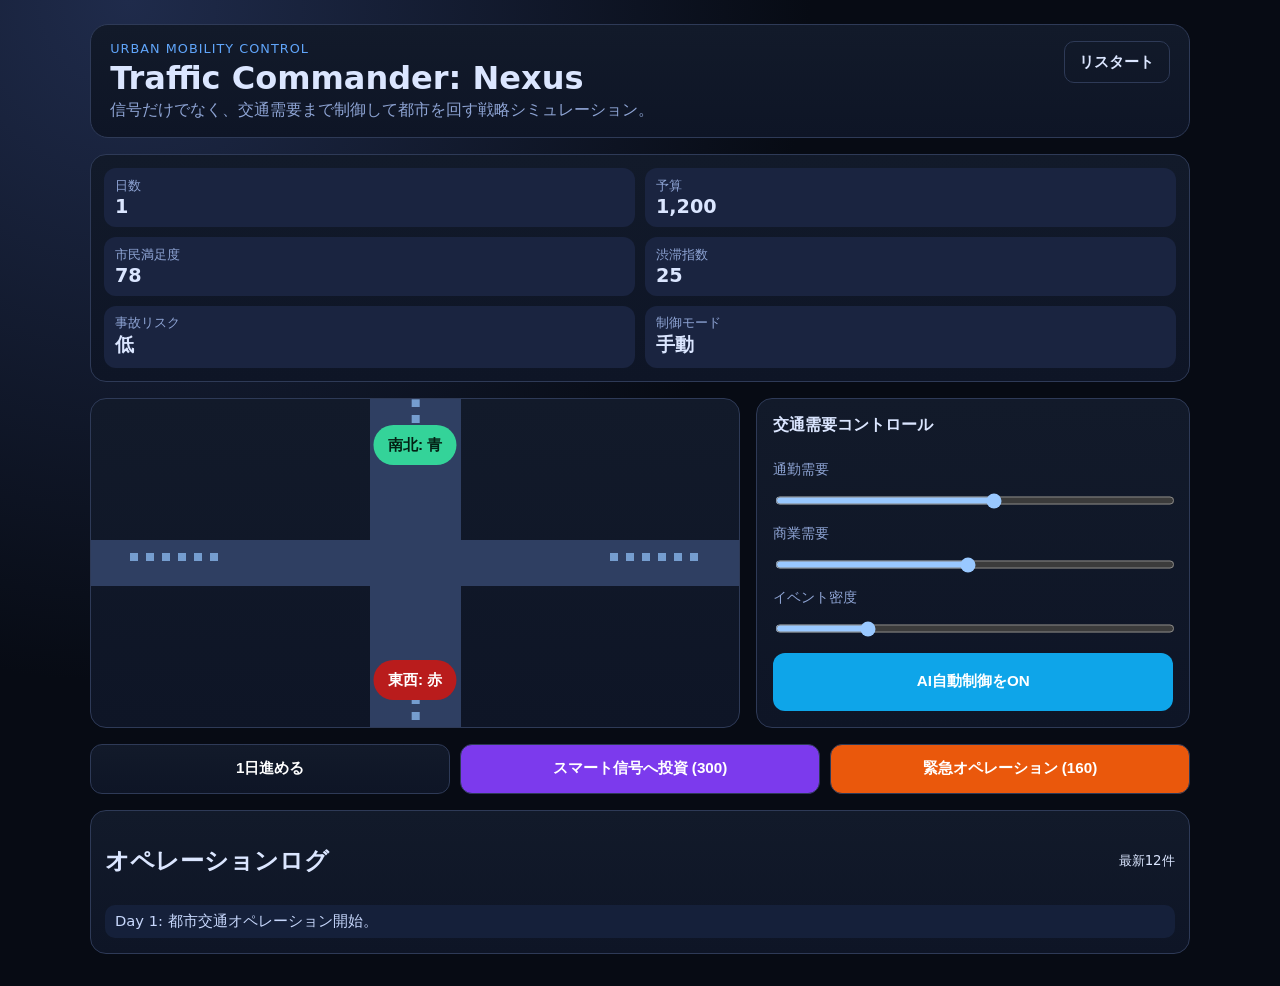
<file: index.html>
<!doctype html>
<html lang="ja">
<head>
  <meta charset="UTF-8" />
  <meta name="viewport" content="width=device-width, initial-scale=1" />
  <title>Traffic Commander: Nexus</title>
  <link rel="stylesheet" href="style.css" />
</head>
<body>
  <main class="app">
    <header class="hero">
      <div>
        <p class="eyebrow">Urban Mobility Control</p>
        <h1>Traffic Commander: Nexus</h1>
        <p class="sub">信号だけでなく、交通需要まで制御して都市を回す戦略シミュレーション。</p>
      </div>
      <button id="resetBtn" class="ghost">リスタート</button>
    </header>

    <section class="stats" aria-label="都市ステータス">
      <article><span>日数</span><strong id="day">1</strong></article>
      <article><span>予算</span><strong id="money">1200</strong></article>
      <article><span>市民満足度</span><strong id="satisfaction">78</strong></article>
      <article><span>渋滞指数</span><strong id="congestion">25</strong></article>
      <article><span>事故リスク</span><strong id="risk">低</strong></article>
      <article><span>制御モード</span><strong id="mode">手動</strong></article>
    </section>

    <section class="board">
      <div class="intersection-wrap" aria-label="交差点ビュー">
        <div class="road horizontal"></div>
        <div class="road vertical"></div>
        <div class="cars north"></div><div class="cars south"></div>
        <div class="cars east"></div><div class="cars west"></div>
        <button class="signal ns active" id="nsBtn">南北: 青</button>
        <button class="signal ew" id="ewBtn">東西: 赤</button>
      </div>

      <aside class="panel">
        <h2>交通需要コントロール</h2>
        <label>通勤需要 <input id="commute" type="range" min="0" max="100" value="55" /></label>
        <label>商業需要 <input id="commerce" type="range" min="0" max="100" value="48" /></label>
        <label>イベント密度 <input id="eventLoad" type="range" min="0" max="100" value="22" /></label>
        <button id="autoBtn">AI自動制御をON</button>
      </aside>
    </section>

    <section class="controls">
      <button id="tickBtn">1日進める</button>
      <button id="upgradeBtn">スマート信号へ投資 (300)</button>
      <button id="eventBtn">緊急オペレーション (160)</button>
    </section>

    <section class="log">
      <div class="log-head">
        <h2>オペレーションログ</h2>
        <small>最新12件</small>
      </div>
      <ul id="logList"></ul>
    </section>
  </main>

  <script src="app.js"></script>
</body>
</html>
</file>
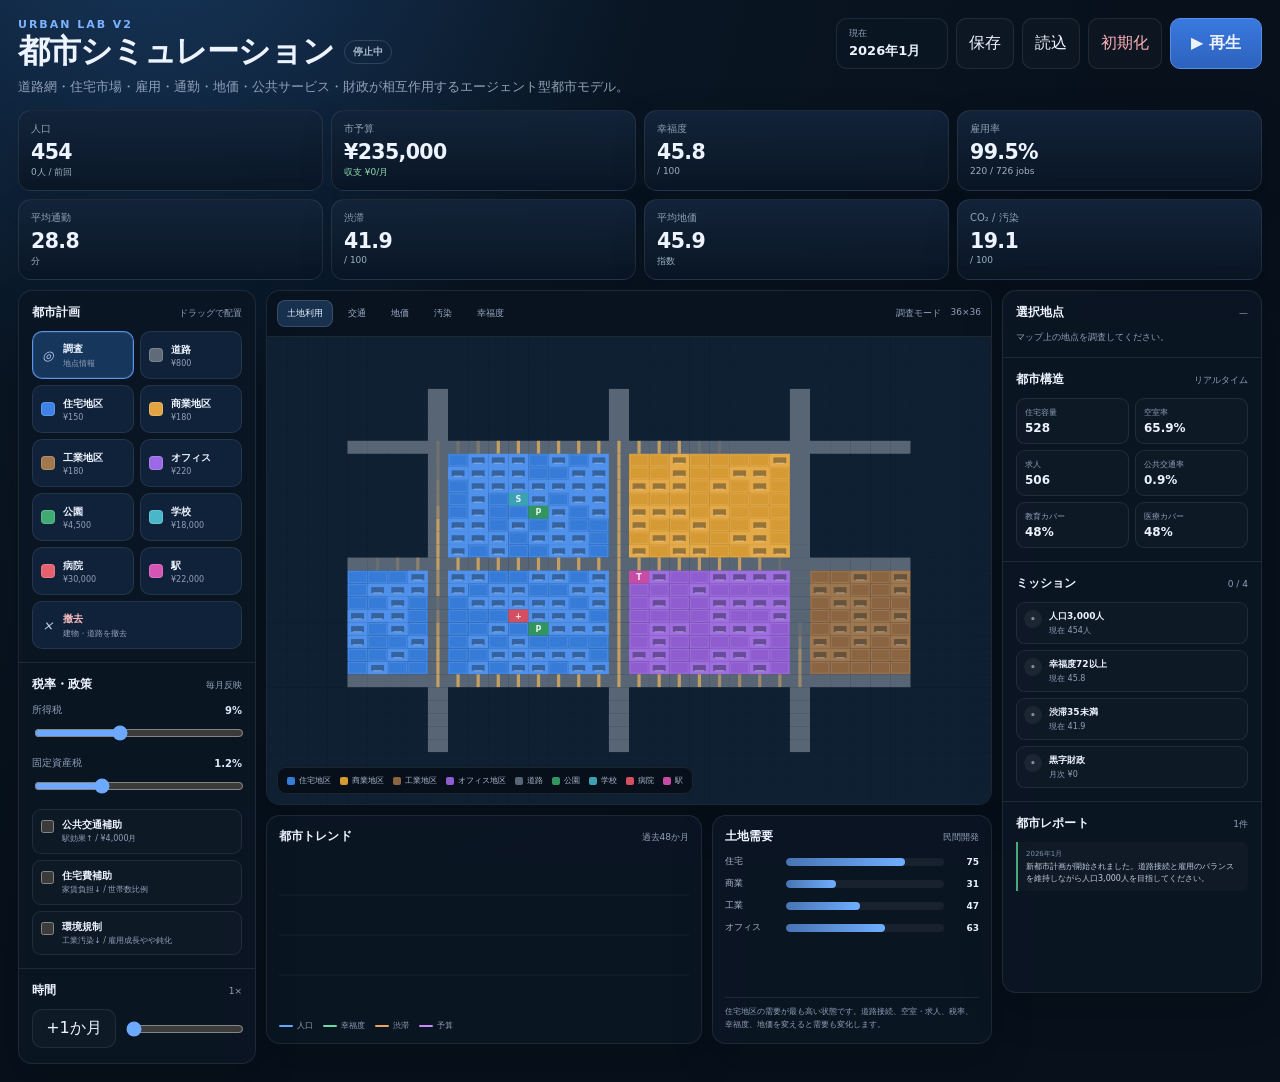
<file: urban-sim/index.html>
<!doctype html>
<html lang="ja">
<head>
  <meta charset="utf-8" />
  <meta name="viewport" content="width=device-width,initial-scale=1" />
  <meta name="theme-color" content="#09101b" />
  <title>Urban Lab V2 — 都市シミュレーション</title>
  <link rel="stylesheet" href="./style.css" />
</head>
<body>
  <main class="app-shell">
    <header class="topbar">
      <div class="brand-block">
        <p class="eyebrow">URBAN LAB V2</p>
        <div class="title-row">
          <h1>都市シミュレーション</h1>
          <span class="sim-badge" id="simBadge">停止中</span>
        </div>
        <p class="subtitle">道路網・住宅市場・雇用・通勤・地価・公共サービス・財政が相互作用するエージェント型都市モデル。</p>
      </div>
      <div class="top-actions">
        <div class="date-box"><span>現在</span><strong id="dateStat">2026年1月</strong></div>
        <button id="saveBtn" class="button ghost" type="button">保存</button>
        <button id="loadBtn" class="button ghost" type="button">読込</button>
        <button id="resetBtn" class="button ghost danger-outline" type="button">初期化</button>
        <button id="playBtn" class="button primary" type="button">▶ 再生</button>
      </div>
    </header>

    <section class="headline-kpis" aria-label="都市主要指標">
      <article class="headline-card"><span>人口</span><strong id="populationStat">0</strong><small id="populationDelta">—</small></article>
      <article class="headline-card"><span>市予算</span><strong id="budgetStat">¥0</strong><small id="balanceStat">収支 ¥0/月</small></article>
      <article class="headline-card"><span>幸福度</span><strong id="happinessStat">0</strong><small>/ 100</small></article>
      <article class="headline-card"><span>雇用率</span><strong id="employmentStat">0%</strong><small id="jobsStat">0 jobs</small></article>
      <article class="headline-card"><span>平均通勤</span><strong id="commuteStat">0</strong><small>分</small></article>
      <article class="headline-card"><span>渋滞</span><strong id="trafficStat">0</strong><small>/ 100</small></article>
      <article class="headline-card"><span>平均地価</span><strong id="landValueStat">0</strong><small>指数</small></article>
      <article class="headline-card"><span>CO₂ / 汚染</span><strong id="pollutionStat">0</strong><small>/ 100</small></article>
    </section>

    <section class="workspace">
      <aside class="panel left-panel">
        <div class="panel-section">
          <div class="section-heading"><h2>都市計画</h2><span id="toolHint">ドラッグで配置</span></div>
          <div id="toolPalette" class="tool-grid" role="group" aria-label="都市計画ツール">
            <button class="tool active" data-tool="inspect" type="button"><i class="tool-icon inspect">◎</i><span><b>調査</b><small>地点情報</small></span></button>
            <button class="tool" data-tool="road" type="button"><i class="swatch road"></i><span><b>道路</b><small>¥800</small></span></button>
            <button class="tool" data-tool="residential" type="button"><i class="swatch residential"></i><span><b>住宅地区</b><small>¥150</small></span></button>
            <button class="tool" data-tool="commercial" type="button"><i class="swatch commercial"></i><span><b>商業地区</b><small>¥180</small></span></button>
            <button class="tool" data-tool="industrial" type="button"><i class="swatch industrial"></i><span><b>工業地区</b><small>¥180</small></span></button>
            <button class="tool" data-tool="office" type="button"><i class="swatch office"></i><span><b>オフィス</b><small>¥220</small></span></button>
            <button class="tool" data-tool="park" type="button"><i class="swatch park"></i><span><b>公園</b><small>¥4,500</small></span></button>
            <button class="tool" data-tool="school" type="button"><i class="swatch school"></i><span><b>学校</b><small>¥18,000</small></span></button>
            <button class="tool" data-tool="hospital" type="button"><i class="swatch hospital"></i><span><b>病院</b><small>¥30,000</small></span></button>
            <button class="tool" data-tool="station" type="button"><i class="swatch station"></i><span><b>駅</b><small>¥22,000</small></span></button>
            <button class="tool tool-wide danger" data-tool="bulldoze" type="button"><i class="tool-icon">×</i><span><b>撤去</b><small>建物・道路を撤去</small></span></button>
          </div>
        </div>

        <div class="panel-section">
          <div class="section-heading"><h2>税率・政策</h2><span>毎月反映</span></div>
          <label class="slider-label" for="incomeTax"><span>所得税</span><b id="incomeTaxLabel">9%</b></label>
          <input id="incomeTax" type="range" min="3" max="18" value="9" step="1" />
          <label class="slider-label" for="propertyTax"><span>固定資産税</span><b id="propertyTaxLabel">1.2%</b></label>
          <input id="propertyTax" type="range" min="0.4" max="3" value="1.2" step="0.1" />
          <div class="policy-list">
            <label class="policy"><input id="policyTransit" type="checkbox" /><span><b>公共交通補助</b><small>駅効果↑ / ¥4,000月</small></span></label>
            <label class="policy"><input id="policyAffordable" type="checkbox" /><span><b>住宅費補助</b><small>家賃負担↓ / 世帯数比例</small></span></label>
            <label class="policy"><input id="policyGreen" type="checkbox" /><span><b>環境規制</b><small>工業汚染↓ / 雇用成長やや鈍化</small></span></label>
          </div>
        </div>

        <div class="panel-section compact-section">
          <div class="section-heading"><h2>時間</h2><span id="speedLabel">1×</span></div>
          <div class="time-controls">
            <button id="stepBtn" class="button ghost" type="button">+1か月</button>
            <input id="speedRange" type="range" min="1" max="8" value="1" step="1" />
          </div>
        </div>
      </aside>

      <section class="center-column">
        <section class="map-panel">
          <div class="map-toolbar">
            <div class="layer-tabs" id="layerTabs">
              <button class="layer active" data-layer="landuse">土地利用</button>
              <button class="layer" data-layer="traffic">交通</button>
              <button class="layer" data-layer="value">地価</button>
              <button class="layer" data-layer="pollution">汚染</button>
              <button class="layer" data-layer="happiness">幸福度</button>
            </div>
            <div class="map-meta"><span id="brushState">調査モード</span><span id="zoomState">36×36</span></div>
          </div>
          <div class="canvas-wrap">
            <canvas id="cityCanvas" aria-label="都市マップ"></canvas>
            <div id="tooltip" class="tooltip" hidden></div>
            <div id="mapLegend" class="map-legend"></div>
          </div>
        </section>

        <section class="dashboard-grid">
          <article class="panel chart-card">
            <div class="section-heading"><h2>都市トレンド</h2><span>過去48か月</span></div>
            <canvas id="historyCanvas" aria-label="都市指標推移"></canvas>
            <div class="chart-legend"><span><i class="line-dot pop"></i>人口</span><span><i class="line-dot happy"></i>幸福度</span><span><i class="line-dot traffic"></i>渋滞</span><span><i class="line-dot budget"></i>予算</span></div>
          </article>

          <article class="panel demand-card">
            <div class="section-heading"><h2>土地需要</h2><span>民間開発</span></div>
            <div class="demand-row"><span>住宅</span><div class="demand-track"><i id="demandR"></i></div><b id="demandRLabel">0</b></div>
            <div class="demand-row"><span>商業</span><div class="demand-track"><i id="demandC"></i></div><b id="demandCLabel">0</b></div>
            <div class="demand-row"><span>工業</span><div class="demand-track"><i id="demandI"></i></div><b id="demandILabel">0</b></div>
            <div class="demand-row"><span>オフィス</span><div class="demand-track"><i id="demandO"></i></div><b id="demandOLabel">0</b></div>
            <p class="explain" id="demandExplanation">道路接続・雇用・税率・地価・人口構成から需要を計算します。</p>
          </article>
        </section>
      </section>

      <aside class="panel right-panel">
        <div class="panel-section">
          <div class="section-heading"><h2>選択地点</h2><span id="selectedCoord">—</span></div>
          <div id="cellDetails" class="detail-stack muted">マップ上の地点を調査してください。</div>
        </div>

        <div class="panel-section">
          <div class="section-heading"><h2>都市構造</h2><span>リアルタイム</span></div>
          <div class="mini-stat-grid">
            <div><span>住宅容量</span><b id="housingCapacityStat">0</b></div>
            <div><span>空室率</span><b id="vacancyStat">0%</b></div>
            <div><span>求人</span><b id="vacantJobsStat">0</b></div>
            <div><span>公共交通率</span><b id="transitShareStat">0%</b></div>
            <div><span>教育カバー</span><b id="schoolCoverageStat">0%</b></div>
            <div><span>医療カバー</span><b id="healthCoverageStat">0%</b></div>
          </div>
        </div>

        <div class="panel-section">
          <div class="section-heading"><h2>ミッション</h2><span id="missionScore">0 / 4</span></div>
          <div id="missions" class="mission-list"></div>
        </div>

        <div class="panel-section grow-section">
          <div class="section-heading"><h2>都市レポート</h2><span id="eventCount">0件</span></div>
          <div id="eventLog" class="event-log"></div>
        </div>
      </aside>
    </section>
  </main>

  <script src="./app.js"></script>
</body>
</html>
</file>
<file: style.css>
:root {
  color-scheme: dark;
  --bg: #070b14;
  --panel: #121a2a;
  --panel-2: #1a2440;
  --line: #2e3a57;
  --text: #dbe6ff;
  --muted: #8ea4d4;
  --good: #34d399;
  --warn: #f59e0b;
  --bad: #fb7185;
  --brand: #60a5fa;
}
* { box-sizing: border-box; }
body {
  margin: 0;
  font-family: Inter, "Noto Sans JP", system-ui, sans-serif;
  background: radial-gradient(circle at 10% 0%, #1f2b4b 0%, var(--bg) 45%);
  color: var(--text);
}
.app { width:min(1100px, 100% - 2rem); margin:1.5rem auto 2rem; display:grid; gap:1rem; }
.hero,.stats,.panel,.controls button,.log,.intersection-wrap{ border:1px solid var(--line); background:linear-gradient(180deg,var(--panel),#0e1526); }
.hero{ border-radius:18px; padding:1rem 1.2rem; display:flex; justify-content:space-between; align-items:start; }
.eyebrow{ margin:0; letter-spacing:.08em; text-transform:uppercase; color:var(--brand); font-size:.8rem; }
h1{ margin:.2rem 0; }
.sub{ margin:0; color:var(--muted); }
.ghost{ background:transparent; border:1px solid var(--line); color:var(--text); padding:.6rem .9rem; border-radius:10px; }
.stats{ border-radius:16px; padding:.8rem; display:grid; grid-template-columns:repeat(2,1fr); gap:.6rem; }
.stats article{ background:var(--panel-2); border-radius:12px; padding:.6rem .7rem; }
.stats span{ display:block; color:var(--muted); font-size:.8rem; }
.stats strong{ font-size:1.2rem; }
.board{ display:grid; gap:1rem; grid-template-columns:1.2fr .8fr; }
.intersection-wrap { position: relative; min-height:330px; border-radius:16px; overflow:hidden; }
.road { position: absolute; background: #2f3f62; }
.road.horizontal { top: 43%; left: 0; width: 100%; height: 14%; }
.road.vertical { left: 43%; top: 0; width: 14%; height: 100%; }
.cars{position:absolute; background:repeating-linear-gradient(90deg,#93c5fd 0 8px,transparent 8px 16px); height:8px; opacity:.7;}
.north{left:46.5%; top:6%; width:7%; transform:rotate(90deg)}
.south{left:46.5%; bottom:6%; width:7%; transform:rotate(90deg)}
.east{right:6%; top:47%; width:14%}
.west{left:6%; top:47%; width:14%}
.signal { position: absolute; border: 0; border-radius: 999px; padding: .6rem .9rem; color: #fff; font-weight: 700; background:#b91c1c; }
.signal.ns { top: 8%; left: 50%; transform: translateX(-50%); }
.signal.ew { bottom: 8%; left: 50%; transform: translateX(-50%); }
.signal.active { background: var(--good); color:#042014; }
.panel{ border-radius:16px; padding:1rem; display:grid; gap:.7rem; }
.panel h2{ margin:0 0 .2rem; font-size:1rem; }
label{ display:grid; gap:.25rem; color:var(--muted); font-size:.9rem; }
input[type="range"]{ width:100%; }
.controls { display:grid; gap:.6rem; grid-template-columns:repeat(3,1fr); }
button { padding: .85rem 1rem; border-radius: 12px; border:none; background:#2563eb; color: white; font-size:.95rem; font-weight:600; }
#upgradeBtn { background: #7c3aed; }
#eventBtn { background: #ea580c; }
#autoBtn{ background:#0ea5e9; }
.log{ border-radius:16px; padding:.9rem; }
.log-head{ display:flex; justify-content:space-between; align-items:center; }
.log ul { list-style: none; margin: .5rem 0 0; padding: 0; display: grid; gap: .4rem; font-size: .92rem; }
.log li { background:#15203a; border-radius:10px; padding:.45rem .6rem; color:#c7d7fc; }
@media (max-width: 900px){ .board{ grid-template-columns:1fr; } .controls{ grid-template-columns:1fr; } .stats{ grid-template-columns:repeat(3,1fr);} }
@media (max-width: 560px){ .stats{ grid-template-columns:repeat(2,1fr);} .hero{flex-direction:column; gap:.7rem;} }
</file>
<file: urban-sim/style.css>
:root {
  color-scheme: dark;
  font-family: Inter, ui-sans-serif, system-ui, -apple-system, BlinkMacSystemFont, "Segoe UI", sans-serif;
  background: #07101b;
  color: #edf4ff;
  --bg: #07101b;
  --panel: rgba(11, 22, 36, .94);
  --panel-2: rgba(16, 30, 49, .96);
  --panel-3: rgba(21, 39, 62, .96);
  --line: rgba(255,255,255,.085);
  --line-strong: rgba(255,255,255,.14);
  --muted: #91a1b8;
  --accent: #67a5ff;
  --accent-2: #8fc2ff;
  --green: #66d69a;
  --yellow: #f5c85e;
  --red: #f17178;
}

* { box-sizing: border-box; }
html, body { margin: 0; min-height: 100%; background: radial-gradient(circle at 12% -10%, #17375d 0, #091522 31%, var(--bg) 66%); }
body { min-height: 100vh; }
button, select, input { font: inherit; }
button { color: inherit; }
button:focus-visible, input:focus-visible { outline: 2px solid var(--accent); outline-offset: 2px; }

.app-shell { width: min(1900px, 100%); margin: 0 auto; padding: 18px; }
.topbar { display: flex; align-items: flex-start; justify-content: space-between; gap: 18px; margin-bottom: 14px; }
.brand-block { min-width: 0; }
.eyebrow { margin: 0 0 4px; color: #7db2ff; font-size: 11px; font-weight: 900; letter-spacing: .18em; }
.title-row { display: flex; align-items: center; gap: 10px; }
h1 { margin: 0; font-size: clamp(24px, 2.5vw, 38px); letter-spacing: -.035em; line-height: 1.05; }
.sim-badge { padding: 4px 8px; border: 1px solid var(--line-strong); border-radius: 999px; color: #a8b6c9; font-size: 10px; font-weight: 800; }
.sim-badge.running { color: #7de0a9; border-color: rgba(102,214,154,.35); background: rgba(102,214,154,.09); }
.subtitle { margin: 8px 0 0; max-width: 850px; color: var(--muted); font-size: 13px; line-height: 1.5; }
.top-actions { display: flex; align-items: stretch; gap: 8px; flex-wrap: wrap; justify-content: flex-end; }
.date-box { min-width: 112px; padding: 8px 12px; border: 1px solid var(--line); border-radius: 11px; background: var(--panel); }
.date-box span { display: block; color: var(--muted); font-size: 9px; }
.date-box strong { display: block; margin-top: 2px; font-size: 13px; }

.button { min-height: 38px; padding: 8px 12px; border: 1px solid var(--line); border-radius: 10px; background: #14263e; cursor: pointer; transition: transform .12s ease, border-color .12s ease, background .12s ease; }
.button:hover { border-color: rgba(103,165,255,.55); background: #19304e; }
.button:active { transform: translateY(1px); }
.button.primary { background: linear-gradient(180deg, #3979df, #2d62bd); border-color: #568de9; font-weight: 850; min-width: 92px; }
.button.ghost { background: rgba(255,255,255,.025); }
.button.danger-outline { color: #ffb1b5; }

.headline-kpis { display: grid; grid-template-columns: repeat(8, minmax(0,1fr)); gap: 8px; margin-bottom: 10px; }
.headline-card { min-width: 0; padding: 11px 12px; border: 1px solid var(--line); border-radius: 13px; background: linear-gradient(180deg, rgba(19,36,58,.96), rgba(10,22,37,.94)); box-shadow: 0 10px 35px rgba(0,0,0,.12); }
.headline-card span, .headline-card small { display: block; overflow: hidden; text-overflow: ellipsis; white-space: nowrap; }
.headline-card span { color: var(--muted); font-size: 10px; }
.headline-card strong { display: block; margin: 4px 0 2px; font-size: clamp(17px, 1.6vw, 23px); letter-spacing: -.03em; }
.headline-card small { color: #9fb0c6; font-size: 9px; }

.workspace { display: grid; grid-template-columns: 252px minmax(0,1fr) 286px; gap: 10px; align-items: start; }
.panel, .map-panel { border: 1px solid var(--line); border-radius: 14px; background: var(--panel); overflow: hidden; box-shadow: 0 16px 45px rgba(0,0,0,.14); }
.left-panel, .right-panel { position: sticky; top: 10px; max-height: calc(100vh - 20px); overflow: auto; scrollbar-width: thin; }
.panel-section { padding: 13px; border-bottom: 1px solid var(--line); }
.panel-section:last-child { border-bottom: 0; }
.compact-section { padding-bottom: 15px; }
.section-heading { display: flex; justify-content: space-between; align-items: baseline; gap: 10px; margin-bottom: 10px; }
.section-heading h2 { margin: 0; font-size: 12px; letter-spacing: .01em; }
.section-heading span { color: var(--muted); font-size: 9px; }

.tool-grid { display: grid; grid-template-columns: 1fr 1fr; gap: 6px; }
.tool { display: flex; align-items: center; min-width: 0; min-height: 48px; padding: 7px 8px; gap: 8px; text-align: left; border: 1px solid var(--line); border-radius: 10px; background: #102239; cursor: pointer; transition: border-color .12s ease, background .12s ease, transform .12s ease; }
.tool:hover { border-color: rgba(103,165,255,.5); background: #152b47; }
.tool:active { transform: translateY(1px); }
.tool.active { border-color: rgba(103,165,255,.85); background: #17365c; box-shadow: inset 0 0 0 1px rgba(103,165,255,.18); }
.tool-wide { grid-column: 1 / -1; }
.tool > span { min-width: 0; }
.tool b, .tool small { display: block; overflow: hidden; text-overflow: ellipsis; white-space: nowrap; }
.tool b { font-size: 10px; }
.tool small { margin-top: 2px; color: var(--muted); font-size: 8px; }
.tool.danger b { color: #ffc0c3; }
.swatch, .tool-icon { width: 14px; height: 14px; flex: 0 0 auto; border-radius: 4px; border: 1px solid rgba(255,255,255,.16); }
.tool-icon { display: grid; place-items: center; border: 0; color: #bad1ee; font-size: 13px; }
.swatch.road { background:#5f6b79; }
.swatch.residential { background:#3f82e7; }
.swatch.commercial { background:#e2a443; }
.swatch.industrial { background:#a1784c; }
.swatch.office { background:#9b69e8; }
.swatch.park { background:#3faa72; }
.swatch.school { background:#48b7c8; }
.swatch.hospital { background:#e66070; }
.swatch.station { background:#d654b4; }

.slider-label { display: flex; justify-content: space-between; align-items: center; margin: 10px 0 5px; color: var(--muted); font-size: 10px; }
.slider-label b { color: #dce9fb; }
input[type="range"] { width: 100%; height: 18px; accent-color: #6da9ff; }
.policy-list { display: grid; gap: 6px; margin-top: 10px; }
.policy { display: flex; gap: 8px; align-items: flex-start; padding: 8px; border: 1px solid var(--line); border-radius: 9px; background: rgba(255,255,255,.02); cursor: pointer; }
.policy input { margin: 2px 0 0; accent-color: #6da9ff; }
.policy span { min-width: 0; }
.policy b, .policy small { display: block; }
.policy b { font-size: 10px; }
.policy small { margin-top: 2px; color: var(--muted); font-size: 8px; line-height: 1.35; }
.time-controls { display: grid; grid-template-columns: 84px 1fr; align-items: center; gap: 8px; }

.center-column { min-width: 0; display: grid; gap: 10px; }
.map-toolbar { min-height: 46px; padding: 8px 10px; display: flex; justify-content: space-between; align-items: center; gap: 10px; border-bottom: 1px solid var(--line); background: rgba(9,19,31,.82); }
.layer-tabs { display: flex; gap: 5px; flex-wrap: wrap; }
.layer { padding: 6px 9px; border: 1px solid transparent; border-radius: 8px; background: transparent; color: #9caec5; font-size: 9px; cursor: pointer; }
.layer:hover { background: rgba(255,255,255,.035); }
.layer.active { color: #eaf3ff; border-color: var(--line-strong); background: #17314f; }
.map-meta { display: flex; gap: 10px; color: var(--muted); font-size: 9px; white-space: nowrap; }
.canvas-wrap { position: relative; width: 100%; aspect-ratio: 1.55 / 1; min-height: 510px; overflow: hidden; background: #06101a; }
#cityCanvas { display: block; width: 100%; height: 100%; cursor: crosshair; touch-action: none; }
.tooltip { position: absolute; z-index: 12; max-width: 220px; padding: 8px 10px; transform: translate(12px, 12px); pointer-events: none; border: 1px solid var(--line-strong); border-radius: 9px; background: rgba(5,12,20,.96); box-shadow: 0 12px 35px rgba(0,0,0,.35); color: #dfeafb; font-size: 9px; line-height: 1.45; }
.tooltip strong { font-size: 10px; }
.map-legend { position: absolute; left: 10px; bottom: 10px; display: flex; flex-wrap: wrap; gap: 6px 9px; max-width: calc(100% - 20px); padding: 7px 9px; border: 1px solid var(--line); border-radius: 9px; background: rgba(5,12,20,.8); backdrop-filter: blur(8px); color: #aab9cc; font-size: 8px; pointer-events: none; }
.legend-item { display: inline-flex; align-items: center; gap: 4px; }
.legend-dot { width: 8px; height: 8px; border-radius: 2px; }

.dashboard-grid { display: grid; grid-template-columns: minmax(0,1.7fr) minmax(280px,.8fr); gap: 10px; }
.chart-card, .demand-card { padding: 12px; }
#historyCanvas { display: block; width: 100%; height: 160px; }
.chart-legend { display: flex; flex-wrap: wrap; gap: 10px; margin-top: 5px; color: var(--muted); font-size: 8px; }
.line-dot { display: inline-block; width: 14px; height: 2px; margin-right: 4px; vertical-align: middle; border-radius: 999px; }
.line-dot.pop { background:#66a7ff; }.line-dot.happy { background:#6bd9a2; }.line-dot.traffic { background:#f0a35f; }.line-dot.budget { background:#c68bff; }
.demand-card { display: flex; flex-direction: column; }
.demand-row { display: grid; grid-template-columns: 54px 1fr 28px; gap: 7px; align-items: center; margin-bottom: 9px; font-size: 9px; }
.demand-row > span { color: #aab8ca; }
.demand-row > b { text-align: right; font-size: 9px; }
.demand-track { height: 8px; overflow: hidden; border-radius: 999px; background: rgba(255,255,255,.055); }
.demand-track i { display: block; height: 100%; width: 0; border-radius: inherit; background: linear-gradient(90deg,#4774b3,#6faeff); transition: width .2s ease; }
.explain { margin: auto 0 0; padding-top: 8px; border-top: 1px solid var(--line); color: var(--muted); font-size: 8px; line-height: 1.55; }

.detail-stack { display: grid; gap: 7px; font-size: 9px; }
.detail-row { display: flex; justify-content: space-between; gap: 10px; padding-bottom: 6px; border-bottom: 1px solid rgba(255,255,255,.05); }
.detail-row:last-child { padding-bottom: 0; border-bottom: 0; }
.detail-row span { color: var(--muted); }
.detail-row b { text-align: right; font-size: 9px; }
.muted { color: var(--muted); }
.mini-stat-grid { display: grid; grid-template-columns: 1fr 1fr; gap: 6px; }
.mini-stat-grid > div { padding: 8px; border: 1px solid var(--line); border-radius: 9px; background: rgba(255,255,255,.018); }
.mini-stat-grid span, .mini-stat-grid b { display: block; }
.mini-stat-grid span { color: var(--muted); font-size: 8px; }
.mini-stat-grid b { margin-top: 3px; font-size: 12px; }
.mission-list { display: grid; gap: 6px; }
.mission { display: grid; grid-template-columns: 18px 1fr; gap: 7px; align-items: start; padding: 7px; border: 1px solid var(--line); border-radius: 9px; background: rgba(255,255,255,.018); }
.mission .check { width: 18px; height: 18px; display: grid; place-items: center; border-radius: 50%; background: rgba(255,255,255,.06); color: #7f91a8; font-size: 9px; font-weight: 900; }
.mission.done .check { background: rgba(102,214,154,.16); color: #72dfa5; }
.mission b, .mission small { display: block; }
.mission b { font-size: 9px; }.mission small { margin-top: 2px; color: var(--muted); font-size: 8px; }
.grow-section { min-height: 190px; }
.event-log { display: grid; gap: 7px; max-height: 265px; overflow: auto; scrollbar-width: thin; }
.event { padding: 7px 8px; border-left: 2px solid #466a94; border-radius: 0 7px 7px 0; background: rgba(255,255,255,.018); }
.event.good { border-left-color: #4ba87a; }.event.warn { border-left-color: #d7a04c; }.event.bad { border-left-color: #cc6670; }
.event time { display: block; color: #7890aa; font-size: 7px; }.event p { margin: 2px 0 0; color: #c3d0df; font-size: 8px; line-height: 1.45; }

@media (max-width: 1500px) {
  .headline-kpis { grid-template-columns: repeat(4,1fr); }
  .workspace { grid-template-columns: 238px minmax(0,1fr) 260px; }
  .canvas-wrap { min-height: 455px; }
}
@media (max-width: 1180px) {
  .workspace { grid-template-columns: 220px minmax(0,1fr); }
  .right-panel { position: static; grid-column: 1 / -1; max-height: none; display: grid; grid-template-columns: repeat(4,1fr); }
  .right-panel .panel-section { border-bottom: 0; border-right: 1px solid var(--line); }
  .right-panel .panel-section:last-child { border-right: 0; }
  .dashboard-grid { grid-template-columns: 1fr; }
}
@media (max-width: 820px) {
  .app-shell { padding: 10px; }
  .topbar { flex-direction: column; }
  .top-actions { width: 100%; justify-content: flex-start; }
  .headline-kpis { grid-template-columns: repeat(2,1fr); }
  .workspace { grid-template-columns: 1fr; }
  .left-panel, .right-panel { position: static; max-height: none; }
  .center-column { order: 1; }.left-panel { order: 2; }.right-panel { order: 3; grid-column: auto; display: block; }
  .right-panel .panel-section { border-right: 0; border-bottom: 1px solid var(--line); }
  .canvas-wrap { min-height: 390px; aspect-ratio: 1 / 1; }
  .map-toolbar { align-items: flex-start; flex-direction: column; }
  .tool-grid { grid-template-columns: repeat(3,1fr); }
  .tool-wide { grid-column: auto; }
}
@media (max-width: 520px) {
  .headline-kpis { grid-template-columns: repeat(2,1fr); }
  .tool-grid { grid-template-columns: repeat(2,1fr); }
  .canvas-wrap { min-height: 340px; }
  .date-box { width: 100%; }
  .top-actions .button { flex: 1; }
}
</file>
